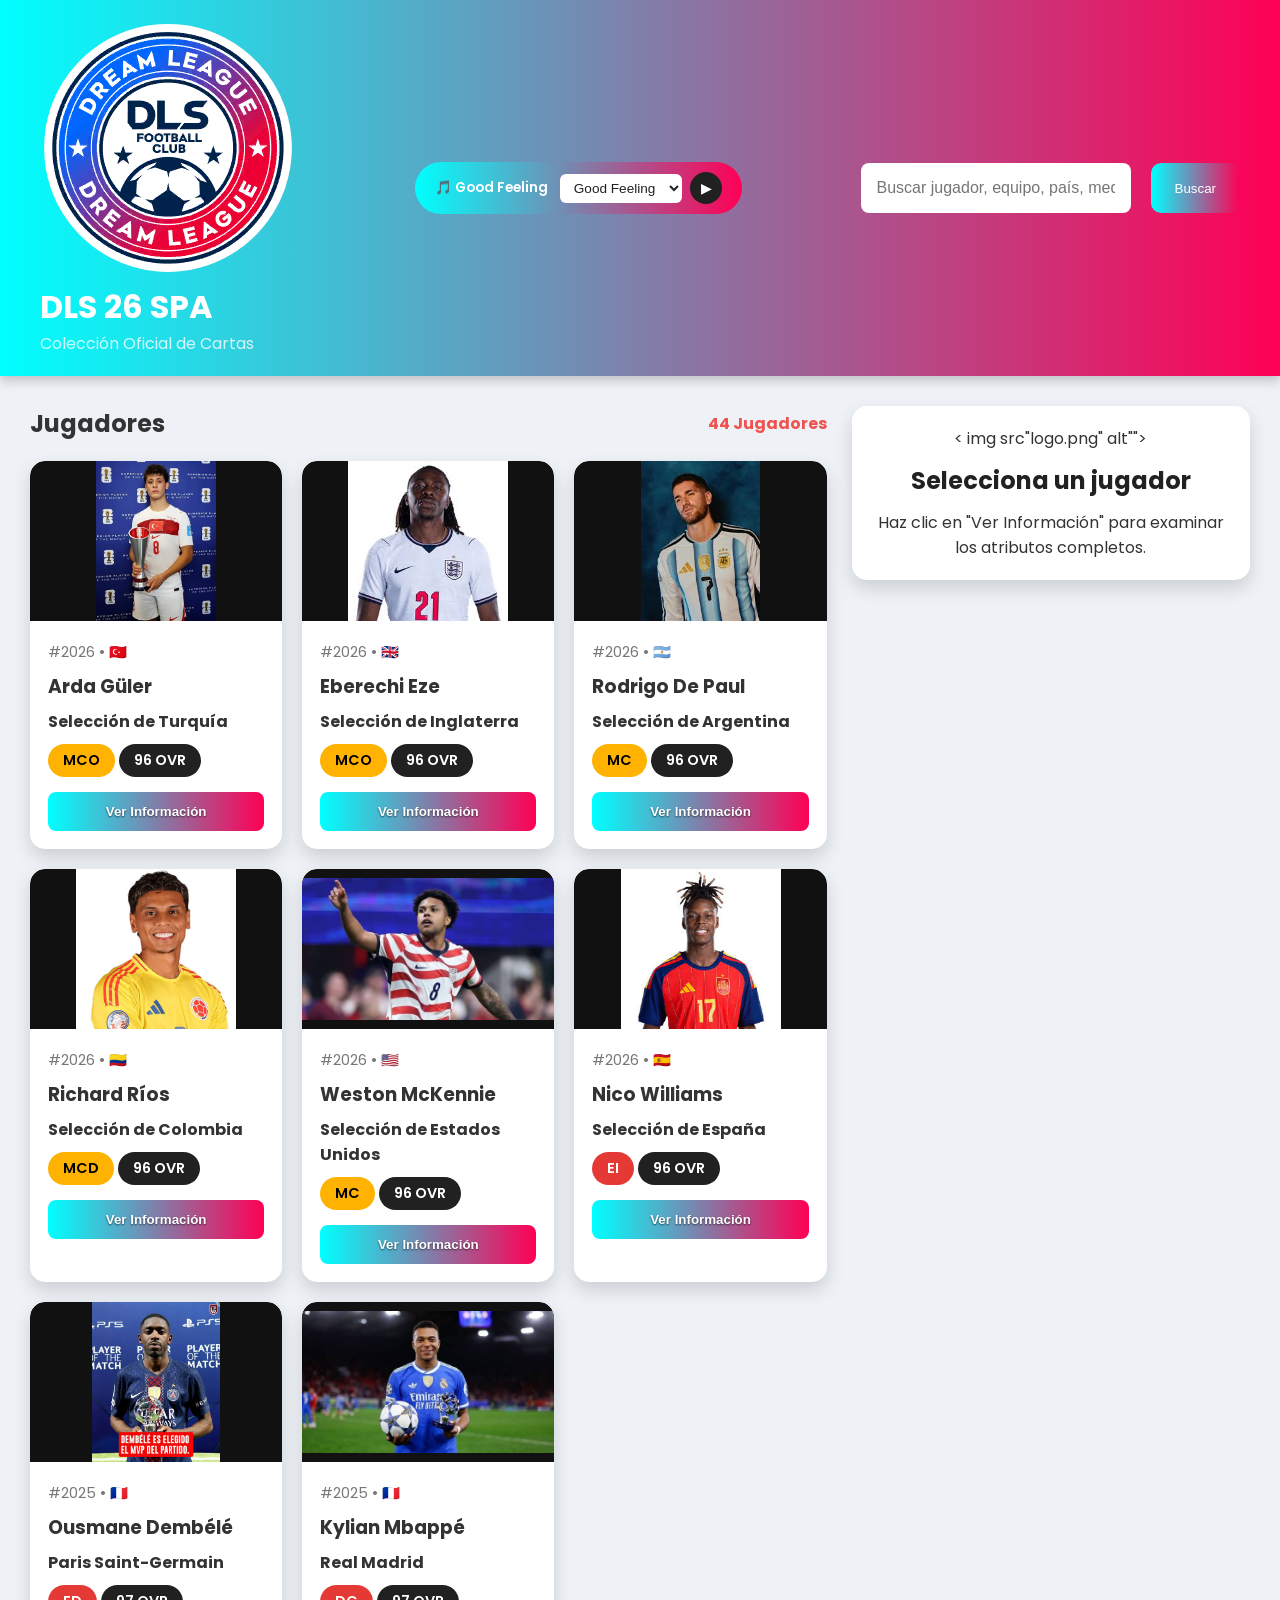
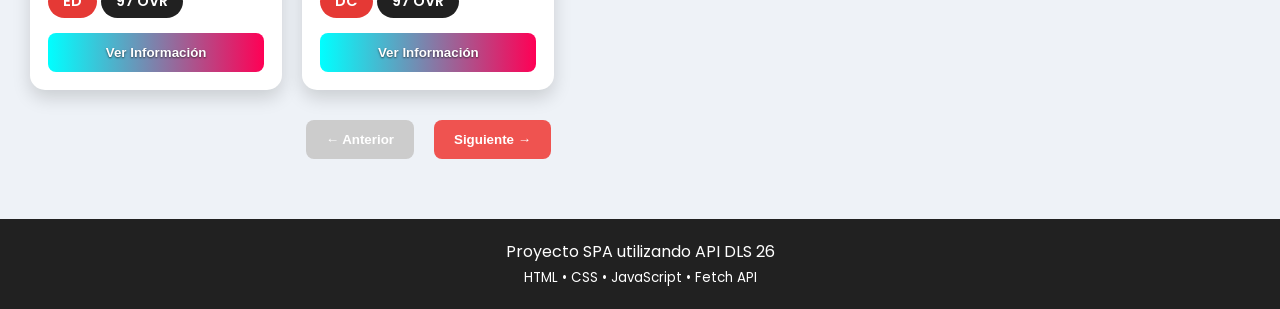
<file: cards.html>
<!DOCTYPE html>
<html lang="es">

<head>
    <meta charset="UTF-8">
    <meta name="viewport" content="width=device-width, initial-scale=1.0">
    <title>DLS 26 Special Cards DataBase</title>
    <link rel="stylesheet" href="styles.css">
    <link rel="preconnect" href="https://fonts.googleapis.com">
    <link rel="preconnect" href="https://fonts.gstatic.com" crossorigin>
    <link href="https://fonts.googleapis.com/css2?family=Poppins:wght@300;400;600;700&display=swap" rel="stylesheet">
</head>

<body>

    <!-- PANTALLA DE CARGA -->
    <div id="loading" class="hidden">
        <div class="loader"></div>
        <p>Cargando datos...</p>
    </div>

    <!-- NOTIFICACIÓN DE ERROR -->
    <div id="errorMessage" class="hidden"></div>

    <!-- ENCABEZADO -->
    <header>
        <div class="logo">
            <div> 
                <img src="logo.png" alt="">
                <h1>DLS 26 SPA</h1>
                <p>Colección Oficial de Cartas</p>
            </div>
        </div>

        <!-- MINI REPRODUCTOR DE MÚSICA -->
        <div class="music-player">
            <audio id="audioTrack" src="sound 1 dls.mp3"></audio>
            <div class="music-info">
                <span id="trackTitle">🎵 Carga tu música</span>
            </div>
            <div class="music-controls">
                <select id="trackSelect">
                    <!-- Cargado dinámicamente desde el JSON -->
                </select>
                <button id="playPauseBtn">▶</button>
            </div>
        </div>

        <!-- BUSCADOR -->
        <div class="search">
            <input type="text" id="searchInput" placeholder="Buscar jugador, equipo, país, media...">
            <button id="searchButton">Buscar</button>
        </div>
    </header>

    <!-- CONTENIDO PRINCIPAL -->
    <main>
        <!-- SECCIÓN DE JUGADORES -->
        <section class="player-list">
            <div class="section-title">
                <h2>Jugadores</h2>
                <span id="playerCounter">0 Jugadores</span>
            </div>

            <div id="playerContainer">
                <!-- Se genera dinámicamente -->
            </div>

            <div class="pagination">
                <button id="previousBtn" disabled>← Anterior</button>
                <button id="nextBtn">Siguiente →</button>
            </div>
        </section>

        <!-- PANEL LATERAL DE DETALLES -->
        <aside class="player-detail">
            <div id="detailContainer">
               < img src"logo.png" alt"">
                <h2>Selecciona un jugador</h2>
                <p>Haz clic en "Ver Información" para examinar los atributos completos.</p>
            </div>
        </aside>
    </main>

    <!-- PIE DE PÁGINA -->
    <footer>
        <p>Proyecto SPA utilizando API DLS 26</p>
        <p><small>HTML • CSS • JavaScript • Fetch API</small></p>
    </footer>

    <script src="script.js"></script>

</body>

</html>
</file>
<file: styles.css>
/* ================================= */
/* RESET */
/* ================================= */

* {
    margin: 0;
    padding: 0;
    box-sizing: border-box;
}

html {
    scroll-behavior: smooth;
}

body {
    font-family: 'Poppins', sans-serif;
    background: #eef2f7;
    color: #333;
}

/* ================================= */
/* HEADER & REPRODUCTOR */
/* ================================= */

header {
    background: linear-gradient(90deg, #00ffff, #ff0055);
    color: white;
    display: flex;
    justify-content: space-between;
    align-items: center;
    flex-wrap: wrap;
    gap: 20px;
    padding: 20px 40px;
    box-shadow: 0 5px 10px rgba(0, 0, 0, .2);
}

.logo {
    display: flex;
    align-items: center;
    gap: 15px;
}

.logo h1 {
    font-size: 2rem;
}

.logo p {
    opacity: .8;
}

/* Mini Reproductor de Música */
.music-player {
    display: flex;
    align-items: center;
    gap: 12px;
    background: linear-gradient(90deg, #00ffff, #ff0055);
    color: white;
    padding: 10px 20px;
    border-radius: 35px;
}

.music-info {
    font-size: 0.85rem;
    font-weight: 600;
}

.music-controls {
    display: flex;
    align-items: center;
    gap: 8px;
}

.music-controls select {
    padding: 6px 10px;
    border-radius: 6px;
    border: none;
    font-size: 0.85rem;
    background: #ffffff;
    color: #212121;
    outline: none;
    cursor: pointer;
}

.music-controls button {
    border: none;
    width: 32px;
    height: 32px;
    border-radius: 50%;
    background: #212121;
    color: white;
    font-weight: bold;
    cursor: pointer;
    display: flex;
    align-items: center;
    justify-content: center;
    transition: 0.2s;
}

.music-controls button:hover {
    background: #000;
}

/* ================================= */
/* BUSCADOR */
/* ================================= */

.search {
    display: flex;
    gap: 20px;
}

.search input {
    width: 270px;
    padding: 16px;
    border: none;
    border-radius: 8px;
    font-size: 16px;
}

.search button {
    border: none;
    padding: 16px 24px;
    border-radius: 10px;
    background: linear-gradient(90deg, #00ffff, #ff0055);
    color: white;
    cursor: pointer;
    transition: .3s;
}

.search button:hover {
    background: #111;
}

/* ================================= */
/* MAIN */
/* ================================= */

main {
    display: grid;
    grid-template-columns: 2fr 1fr;
    gap: 25px;
    padding: 30px;
}

/* ================================= */
/* LISTA DE JUGADORES */
/* ================================= */

.section-title {
    display: flex;
    justify-content: space-between;
    align-items: center;
    margin-bottom: 20px;
}

#playerCounter {
    font-weight: bold;
    color: #ef5350;
}

/* ================================= */
/* GRID DE CARTAS */
/* ================================= */

#playerContainer {
    display: grid;
    grid-template-columns: repeat(auto-fit, minmax(220px, 1fr));
    gap: 20px;
}

/* ================================= */
/* TARJETAS */
/* ================================= */

.card {
    background: white;
    border-radius: 15px;
    overflow: hidden;
    box-shadow: 0 8px 18px rgba(0, 0, 0, .15);
    transition: box-shadow 0.3s ease;
}

.card:hover {
    box-shadow: 0 12px 25px rgba(0, 0, 0, .22);
}

.card-body {
    padding: 18px;
}

.card-body h3 {
    margin: 8px 0;
    text-transform: capitalize;
}

.id {
    color: #777;
    font-size: .9rem;
}

.tipo {
    display: inline-block;
    margin-top: 10px;
    padding: 6px 15px;
    border-radius: 30px;
    font-size: .9rem;
    font-weight: 600;
}

/* ================================= */
/* BOTONES DE TARJETA (DEGRADADO CIAN-ROJO 90º) */
/* ================================= */

.card button,
.card .btn-info {
    margin-top: 15px;
    width: 100%;
    border: none;
    border-radius: 8px;
    padding: 12px;
    background: linear-gradient(90deg, #00ffff, #ff0055);
    color: white;
    font-weight: 600;
    cursor: pointer;
    text-shadow: 0px 1px 2px rgba(0, 0, 0, 0.6);
    transition: transform 0.2s ease, box-shadow 0.2s ease, opacity 0.2s ease;
}

.card button:hover,
.card .btn-info:hover {
    transform: scale(1.06);
    box-shadow: 0 4px 12px rgba(0, 255, 255, 0.4);
    opacity: 0.95;
}

.card button:active,
.card .btn-info:active {
    transform: scale(0.98);
}

/* ================================= */
/* PANEL LATERAL DE DETALLE */
/* ================================= */

.player-detail {
    background: white;
    border-radius: 15px;
    padding: 20px;
    box-shadow: 0 8px 18px rgba(0, 0, 0, .15);
    position: sticky;
    top: 20px;
    height: fit-content;
}

#detailContainer {
    display: flex;
    flex-direction: column;
    gap: 12px;
    text-align: center;
}

#detailContainer h2 {
    color: #212121;
}

.stats {
    margin-top: 20px;
    text-align: left;
}

.stats h3 {
    text-align: center;
    margin-bottom: 15px;
}

.stat {
    margin-bottom: 12px;
}

.stat-header {
    display: flex;
    justify-content: space-between;
    margin-bottom: 4px;
    font-size: 0.9rem;
    font-weight: 600;
}

/* Barra con fondo negro */
.progress {
    width: 100%;
    height: 20px;
    background: #000000;
    border-radius: 20px;
    overflow: hidden;
}

.progress span {
    display: block;
    height: 100%;
    transition: width 0.4s ease, background-color 0.4s ease;
}

/* ================================= */
/* CONTENEDORES E IMÁGENES DE JUGADOR */
/* ================================= */

.card-img-wrapper {
    width: 100%;
    height: 160px;
    background: #111111;
    display: flex !important;
    justify-content: center;
    align-items: center;
    overflow: hidden;
    border-top-left-radius: 15px;
    border-top-right-radius: 15px;
}

.player-img {
    width: 100%;
    height: 100%;
    object-fit: contain;
    display: block;
}

.detail-img-wrapper {
    width: 100%;
    height: 200px;
    background: #111111;
    display: flex !important;
    justify-content: center;
    align-items: center;
    border-radius: 12px;
    overflow: hidden;
    margin-bottom: 12px;
}

.detail-player-img {
    width: 100%;
    height: 100%;
    object-fit: contain;
    display: block;
} 

/* ================================= */
/* PAGINACIÓN */
/* ================================= */

.pagination {
    display: flex;
    justify-content: center;
    gap: 20px;
    margin-top: 30px;
}

.pagination button {
    border: none;
    padding: 12px 20px;
    border-radius: 8px;
    cursor: pointer;
    background: #ef5350;
    color: white;
    font-weight: 600;
    transition: .3s;
}

.pagination button:hover:not(:disabled) {
    background: linear-gradient(90deg, #00ffff, #ff0055);
    color: white;
}

.pagination button:disabled {
    background: #ccc;
    cursor: not-allowed;
}

/* ================================= */
/* LOADING */
/* ================================= */

#loading {
    position: fixed;
    inset: 0;
    background: rgba(255, 255, 255, .9);
    display: flex;
    flex-direction: column;
    justify-content: center;
    align-items: center;
    gap: 20px;
    z-index: 999;
}

.hidden {
    display: none !important;
}

.loader {
    width: 70px;
    height: 70px;
    border-radius: 50%;
    border: 8px solid #ddd;
    border-top: 8px solid #ef5350;
    animation: spin 1s linear infinite;
}

@keyframes spin {
    to {
        transform: rotate(360deg);
    }
}

/* ================================= */
/* ERROR */
/* ================================= */

#errorMessage {
    position: fixed;
    bottom: 25px;
    right: 25px;
    background: #d32f2f;
    color: white;
    padding: 15px 20px;
    border-radius: 10px;
    box-shadow: 0 8px 15px rgba(0, 0, 0, .25);
}

/* ================================= */
/* FOOTER */
/* ================================= */

footer {
    margin-top: 30px;
    background: #212121;
    color: white;
    text-align: center;
    padding: 20px;
}

/* ================================= */
/* COLORES Y POSICIONES */
/* ================================= */

.pos-gk {
    background: #1e88e5;
    color: #ffffff;
}

.pos-del {
    background: #e53935;
    color: #ffffff;
}

.pos-def {
    background: #4caf50;
    color: #000000;
}

.pos-med {
    background: #ffb300;
    color: #000000;
}

.pos-default {
    background: linear-gradient(90deg, #00ffff, #ff0055);
    color: white;
}

.dark {
    background: #212121;
    color: #ffffff;
}

/* ================================= */
/* RESPONSIVE */
/* ================================= */

@media(max-width:992px) {
    main {
        grid-template-columns: 1fr;
    }

    .player-detail {
        position: relative;
        top: 0;
    }
}

@media(max-width:768px) {
    header {
        flex-direction: column;
        text-align: center;
    }

    .music-player {
        flex-direction: column;
    }

    .search {
        width: 100%;
        flex-direction: column;
    }

    .search input {
        width: 100%;
    }
}

@media(max-width:480px) {
    main {
        padding: 15px;
    }

    #playerContainer {
        grid-template-columns: 1fr;
    }

    .logo h1 {
        font-size: 1.5rem;
    }
}
</file>
